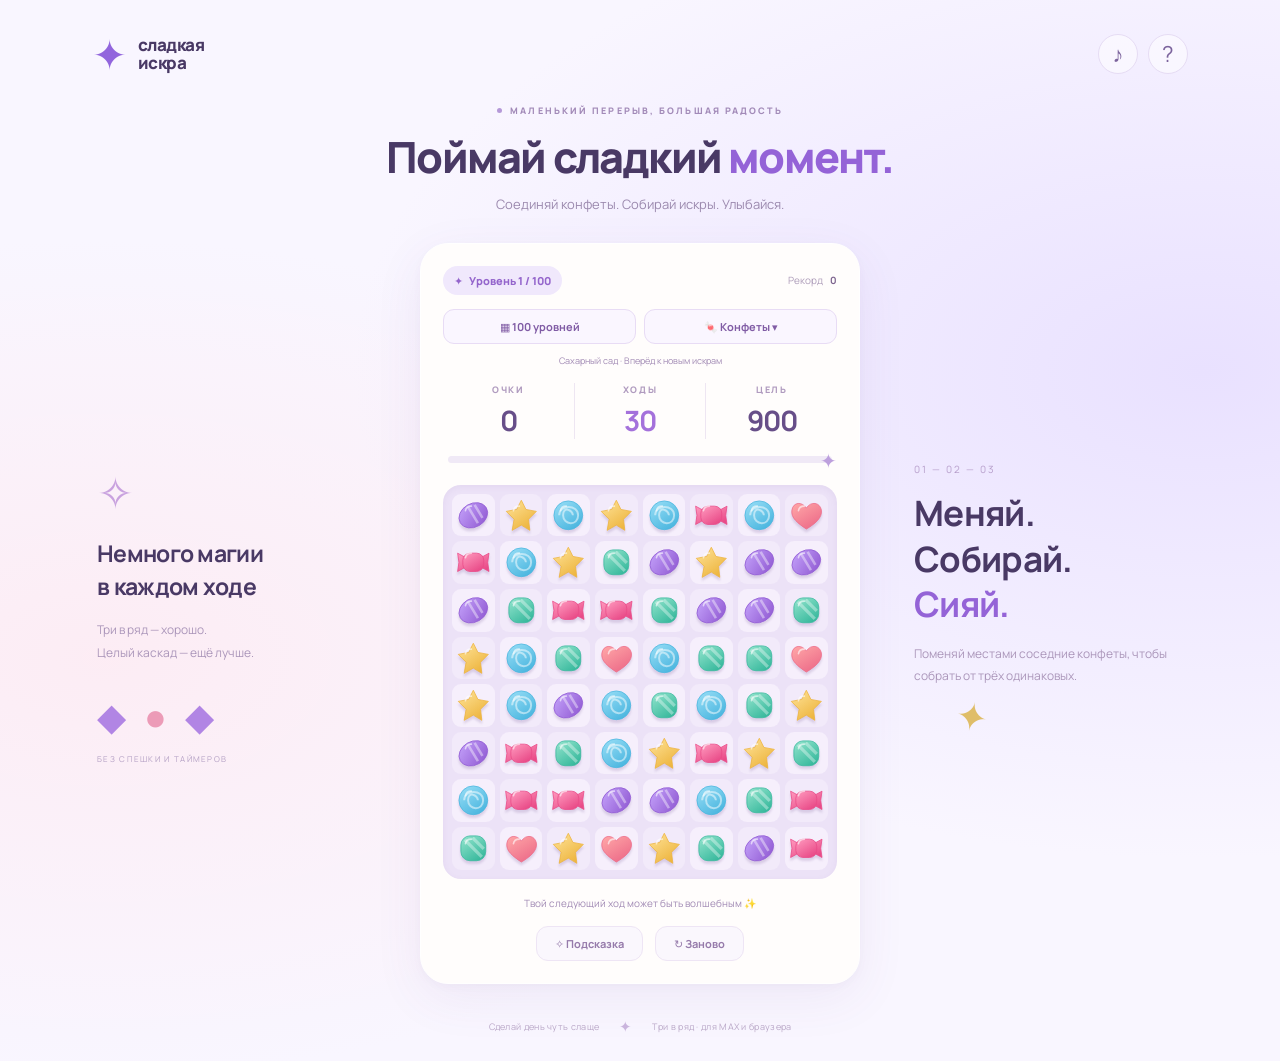
<file: index.html>
<!doctype html>
<html lang="ru"><head><meta charset="utf-8"><meta name="viewport" content="width=device-width,initial-scale=1,viewport-fit=cover"><meta name="theme-color" content="#f7f3ff"><meta name="description" content="Сладкая игра три в ряд: конфеты, каскады и маленькие победы."><title>Сладкая искра · Три в ряд</title><link rel="icon" href="icon.svg" type="image/svg+xml"><link rel="stylesheet" href="style.css?v=mobile-2"><script src="https://st.max.ru/js/max-web-app.js" async></script><script type="module" src="app.mjs?v=mobile-2"></script></head>
<body>
<div class="ambient a" aria-hidden="true">✦</div><div class="ambient b" aria-hidden="true">✧</div><div class="ambient c" aria-hidden="true">✦</div>
<main class="app">
 <header><a class="brand" href="./" aria-label="Сладкая искра, главная"><span class="brand-mark">✦</span><span>сладкая<span class="brand-second">искра</span></span></a><div class="header-actions"><button class="icon-button" id="sound" aria-label="Включить звук" aria-pressed="false">♪</button><button class="icon-button" id="help" aria-label="Как играть">?</button></div></header>
 <section class="intro"><div class="eyebrow"><span></span> МАЛЕНЬКИЙ ПЕРЕРЫВ, БОЛЬШАЯ РАДОСТЬ</div><h1>Поймай сладкий <em>момент.</em></h1><p>Соединяй конфеты. Собирай искры. Улыбайся.</p></section>
 <div class="play-layout"><aside class="side-note"><span class="note-icon">✧</span><h2>Немного магии<br>в каждом ходе</h2><p>Три в ряд — хорошо.<br>Целый каскад — ещё лучше.</p><div class="mini-candies" aria-hidden="true">◆ <span>●</span> ◆</div><div class="tip-label">БЕЗ СПЕШКИ И ТАЙМЕРОВ</div></aside>
 <section class="game" aria-label="Игра три в ряд">
  <div class="game-top"><span class="level-pill">✦ <span id="level">Уровень 1</span></span><span class="best">Рекорд <b id="best">0</b></span></div>
  <div class="collection-tools"><button id="levels" class="collection-button">▦ 100 уровней</button><button id="theme" class="collection-button">🍬 Конфеты ▾</button></div>
  <p id="world-name" class="world-name">Сахарный сад</p>
  <div class="stats"><div><span>ОЧКИ</span><strong id="score">0</strong></div><div class="moves"><span>ХОДЫ</span><strong id="moves">26</strong></div><div><span>ЦЕЛЬ</span><strong id="target">900</strong></div></div>
  <div class="progress" role="progressbar" aria-label="Прогресс уровня" aria-valuemin="0" aria-valuemax="900" aria-valuenow="0"><div id="progress"></div><span>✦</span></div>
  <div class="board-wrap"><div id="board" class="board" role="group" aria-label="Поле 8 на 8"></div><div class="combo" id="combo" aria-hidden="true"></div></div>
  <div class="game-message" id="message" role="status" aria-live="polite">Твой следующий ход может быть волшебным ✨</div>
  <div class="game-controls"><button id="hint" class="soft-button">✧ Подсказка</button><button id="restart" class="soft-button">↻ Заново</button></div>
 </section>
 <aside class="how-note"><div class="step-number">01 — 02 — 03</div><h2>Меняй.<br>Собирай.<br><em>Сияй.</em></h2><p>Поменяй местами соседние конфеты, чтобы собрать от трёх одинаковых.</p><div class="little-star">✦</div></aside></div>
 <footer><span>Сделай день чуть слаще</span><span class="footer-star">✦</span><span>Три в ряд · для MAX и браузера</span></footer>
</main>
<dialog id="picker" class="picker"><div class="picker-heading"><h2 id="picker-title">Чем играем?</h2><button id="picker-close" class="icon-button" aria-label="Закрыть выбор">×</button></div><div id="picker-content"></div></dialog>
<dialog id="modal"><div class="modal-art" id="modal-art">✦</div><h2 id="modal-title"></h2><p id="modal-text"></p><button class="primary-button" id="modal-action">Продолжить</button><button class="text-button" id="modal-cancel">Вернуться в игру</button></dialog>
</body></html>
</file>
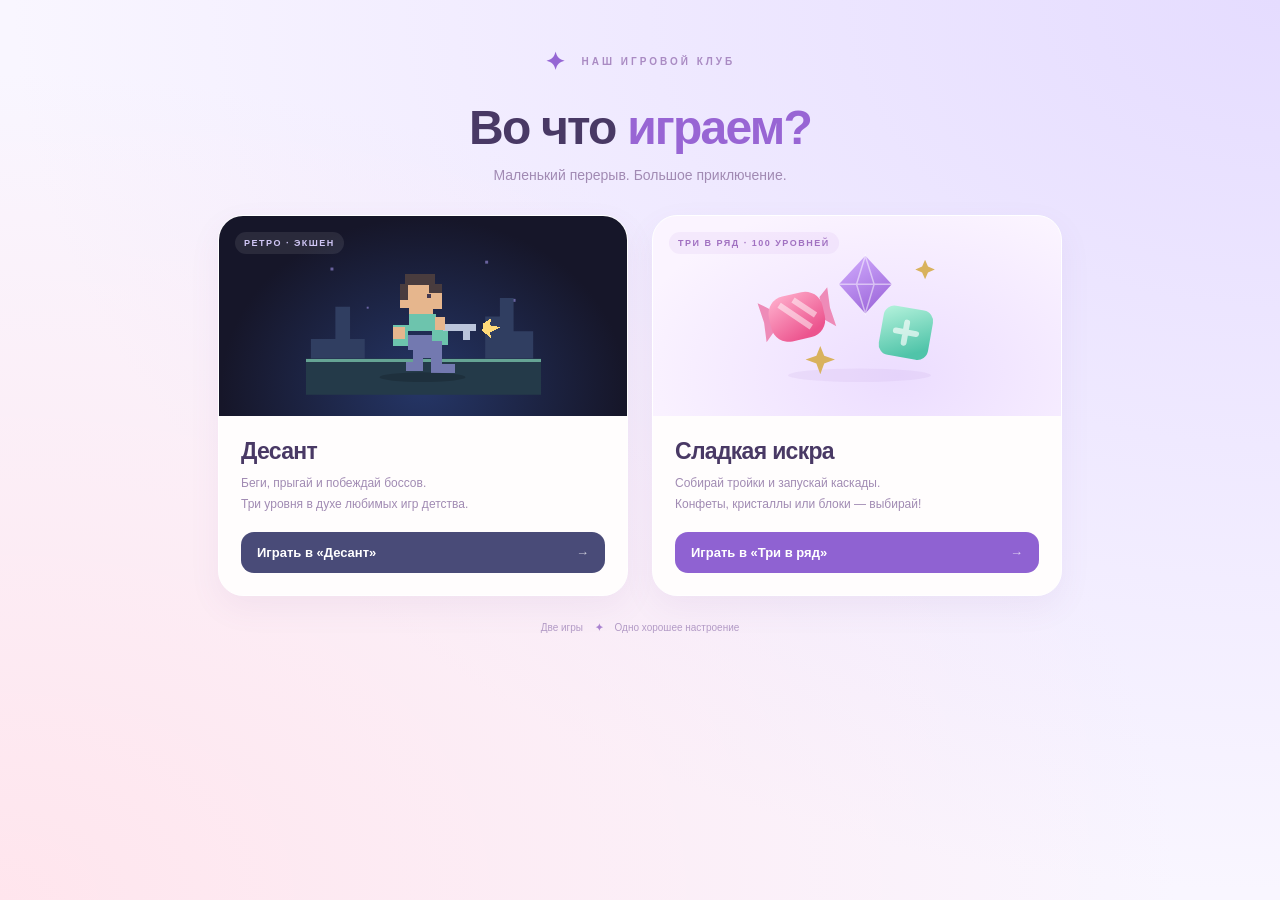
<file: menu.html>
<!doctype html>
<html lang="ru"><head><meta charset="utf-8"><meta name="viewport" content="width=device-width,initial-scale=1,viewport-fit=cover"><meta name="theme-color" content="#f7f3ff"><title>Наши игры · Десант и Сладкая искра</title><link rel="icon" href="icon.svg"><script src="https://st.max.ru/js/max-web-app.js" async></script>
<style>
*{box-sizing:border-box}[hidden]{display:none!important}body{margin:0;font-family:'Segoe UI',Arial,sans-serif;color:#493965;background:radial-gradient(ellipse at 0 100%,#ffe5ed,transparent 65%),radial-gradient(ellipse at 100% 0,#e5dcff,transparent 70%),#f9f6ff;min-height:100svh}button,a{-webkit-tap-highlight-color:transparent}button{font:inherit;cursor:pointer}button:focus-visible,a:focus-visible{outline:3px solid #c68bf5;outline-offset:4px}.lobby{max-width:900px;margin:auto;padding:48px 28px max(26px,env(safe-area-inset-bottom));text-align:center}.club{font-size:10px;font-weight:800;letter-spacing:3px;color:#aa8bc3}.club span{color:#9566d4;font-size:24px;vertical-align:middle;margin-right:8px}h1{font-size:clamp(32px,5vw,48px);letter-spacing:-1.8px;line-height:1.15;margin:24px 0 12px}h1 span{color:#9865d4}.intro{font-size:14px;color:#a18ab3;margin:0 0 32px}.games{display:grid;grid-template-columns:1fr 1fr;gap:24px;text-align:left}.card{overflow:hidden;border:1px solid #fff;background:#fffdfd;border-radius:25px;box-shadow:0 12px 32px #79549c12}.art{height:200px;display:grid;place-items:center;position:relative;overflow:hidden}.art svg{height:165px;width:235px}.desant .art{background:radial-gradient(ellipse at 50% 85%,#253667,#161629 70%)}.sweet .art{background:radial-gradient(ellipse at 60% 80%,#ecddff,#fbf4ff 80%)}.badge{position:absolute;top:16px;left:16px;font-size:9px;letter-spacing:1.5px;font-weight:700;padding:6px 9px;border-radius:20px;background:#ffffff16;color:#d1c7f6}.sweet .badge{background:#a975d916;color:#a171c1}.info{padding:22px}.info h2{font-size:23px;letter-spacing:-.7px;margin:0 0 8px}.info p{color:#a18bb3;font-size:12px;line-height:1.7;margin:0 0 18px}.play{width:100%;display:flex;align-items:center;justify-content:space-between;border:0;border-radius:13px;padding:13px 16px;background:#8f62d2;color:white;font-weight:700;font-size:13px}.desant .play{background:#494b78}.play:hover{filter:brightness(1.07)}.play span{opacity:.7}.footer{font-size:10px;color:#b39bc6;margin-top:26px}.footer b{color:#aa83d0;margin:0 9px}.player[hidden],.lobby[hidden]{display:none}.player{height:100dvh;display:flex;flex-direction:column;background:#f7f3ff}.playerbar{min-height:52px;padding:max(8px,env(safe-area-inset-top)) 12px 8px;display:flex;gap:12px;align-items:center;background:#fffafeeF;border-bottom:1px solid #e9dff3;flex-shrink:0}.back{border:1px solid #e5d8f4;background:#f5edfc;color:#8865a7;font-size:12px;font-weight:700;border-radius:11px;padding:9px 12px}.player-title{font-size:12px;color:#8b72a4;font-weight:700}iframe{width:100%;border:0;flex:1;min-height:0;background:#f7f3ff}.loading{margin-left:auto;color:#aa8cba;font-size:10px}.loading[hidden]{display:none}.fallback{font-size:11px;color:#9676b1;text-align:center;padding:8px 12px;background:#fffafc;display:flex;gap:6px;justify-content:center;flex-wrap:wrap}.fallback a{color:#8a5fc2}noscript p{padding:20px;text-align:center}@media(max-width:600px){.lobby{padding:20px 16px max(20px,env(safe-area-inset-bottom))}.club{font-size:8px;letter-spacing:2px}h1{font-size:34px;margin:16px 0 10px}.intro{font-size:11px;margin-bottom:23px}.games{grid-template-columns:1fr;gap:16px;max-width:420px;margin:auto}.card{border-radius:21px}.art{height:122px}.art svg{height:117px;width:190px}.badge{top:12px;left:12px;font-size:8px}.info{padding:15px 17px}.info h2{font-size:21px;margin-bottom:5px}.info p{font-size:11px;margin-bottom:12px;line-height:1.6}.play{padding:11px 14px;font-size:12px}.footer{font-size:9px;margin-top:20px}.player-title{font-size:11px}.playerbar{gap:9px}.back{font-size:11px;padding:8px 10px}.loading{font-size:9px}}
@media(max-width:600px){.playerbar{min-height:44px;height:44px;padding:0 6px;gap:8px}.playerbar .back{height:44px;padding:0 10px;font-size:11px}.player-title{font-size:11px}}
</style></head><body>
<main class="lobby" id="lobby"><div class="club"><span>✦</span> НАШ ИГРОВОЙ КЛУБ</div><h1>Во что <span>играем?</span></h1><p class="intro">Маленький перерыв. Большое приключение.</p><div class="games">
<article class="card desant"><div class="art"><span class="badge">РЕТРО · ЭКШЕН</span><svg viewBox="0 0 240 160" aria-hidden="true"><g fill="#9f91e4" opacity=".6"><rect x="25" y="30" width="3" height="3"/><rect x="183" y="23" width="3" height="3"/><rect x="211" y="62" width="3" height="3"/><rect x="62" y="70" width="2" height="2"/></g><path d="M0 123h240v37H0Z" fill="#243a49"/><path d="M0 125h240" stroke="#65a494" stroke-width="3"/><g fill="#303e61"><path d="M5 103h25V70H45v33h15v20H5Zm178 20V80h15V61h14v34h20v28Z"/></g><g shape-rendering="crispEdges"><path d="M101 37h31v12h7v23h-9v13h-25V71h-9V49h5Z" fill="#e6b68d"/><path d="M101 37h31v10h7v9h-13V48h-25Zm-5 10h8v16h-8Z" fill="#493c3e"/><path d="M105 77h28v12h12v20h-16V95h-25v15H89V89h16Z" fill="#6dc4ad"/><path d="M104 99h25v20h-10v17h-17v-10h7v-12h-5Zm25 6h10v24h13v9h-24v-16h-9v-9Z" fill="#7379b0"/><path d="M140 88h34v7h-34Zm20 7h7v9h-7Z" fill="#bbc5db"/><path d="m181 87 8-5-1 7 11 2-11 5 1 6-9-7Z" fill="#ffda79"/><path d="M89 91h12v12H89Zm43-10h10v13h-10Z" fill="#e6b68d"/><rect x="124" y="57" width="4" height="4" fill="#433850"/></g><ellipse cx="119" cy="142" rx="44" ry="5" fill="#000" opacity=".17"/></svg></div><div class="info"><h2>Десант</h2><p>Беги, прыгай и побеждай боссов.<br>Три уровня в духе любимых игр детства.</p><button class="play" data-game="desant">Играть в «Десант» <span>→</span></button></div></article>
<article class="card sweet"><div class="art"><span class="badge">ТРИ В РЯД · 100 УРОВНЕЙ</span><svg viewBox="0 0 240 160" aria-hidden="true"><defs><linearGradient id="pink" x2=".5" y2="1"><stop stop-color="#ffb1ce"/><stop offset="1" stop-color="#ec548e"/></linearGradient><linearGradient id="mint" x2=".5" y2="1"><stop stop-color="#b7f3dd"/><stop offset="1" stop-color="#50c4a9"/></linearGradient><linearGradient id="purple" x2=".5" y2="1"><stop stop-color="#d3afff"/><stop offset="1" stop-color="#a06bdc"/></linearGradient></defs><ellipse cx="122" cy="140" rx="73" ry="7" fill="#b89bdb" opacity=".15"/><g transform="translate(22 45) rotate(-13 35 35)"><path d="m10 21-10-8 2 21-2 20 10-9m53-24 10-8-2 21 2 20-10-9" fill="#ee8bb8"/><rect x="8" y="12" width="56" height="47" rx="18" fill="url(#pink)"/><path d="m21 20 27 29m-12-31 19 20" stroke="white" stroke-opacity=".5" stroke-width="6"/></g><g transform="translate(100 14)"><path d="m28 4 27 29-27 30L1 33Z" fill="url(#purple)"/><path d="m28 4-9 29 9 30 9-30Zm-27 29h54" fill="none" stroke="white" opacity=".5" stroke-width="1.5"/></g><g transform="translate(144 71) rotate(10 25 25)"><rect width="51" height="51" rx="11" fill="url(#mint)"/><path d="M15 25h21M25 15v21" stroke="white" opacity=".65" stroke-width="6" stroke-linecap="round"/></g><path d="m82 110 4 10 11 4-11 4-4 11-4-11-11-4 11-4Zm107-88 3 7 7 3-7 3-3 7-3-7-7-3 7-3Z" fill="#d9b25d"/></svg></div><div class="info"><h2>Сладкая искра</h2><p>Собирай тройки и запускай каскады.<br>Конфеты, кристаллы или блоки — выбирай!</p><button class="play" data-game="sweet">Играть в «Три в ряд» <span>→</span></button></div></article>
</div><p class="footer">Две игры <b>✦</b> Одно хорошее настроение</p></main>
<section class="player" id="player" hidden aria-label="Игра"><nav class="playerbar" aria-label="Навигация игры"><button id="back" class="back" title="Возврат завершит текущую попытку">← Все игры</button><span id="player-title" class="player-title"></span><span class="loading" id="loading" role="status">Загружаем…</span></nav><iframe id="game-frame" title="Выбранная игра" allow="autoplay; fullscreen" allowfullscreen></iframe><div id="fallback" class="fallback" hidden>Долгая загрузка? <a id="direct-link" href="./">Открыть игру напрямую</a> · <button id="retry" class="back">Повторить</button></div></section>
<noscript><p>Для запуска игр включи JavaScript в браузере.</p></noscript>
<script>
const games={desant:{title:'Десант',url:'https://xz38666.github.io/kcson-desant/'},sweet:{title:'Сладкая искра',url:'./?v=mobile-2'}};
const lobby=document.getElementById('lobby'),player=document.getElementById('player'),frame=document.getElementById('game-frame'),loading=document.getElementById('loading'),fallback=document.getElementById('fallback');let timer,current=null;
function ready(){try{window.WebApp?.ready?.();}catch{}}
function launch(key,historyEntry=true){const game=games[key];if(!game)return;current=key;clearTimeout(timer);lobby.hidden=true;player.hidden=false;loading.hidden=false;fallback.hidden=true;document.getElementById('player-title').textContent=game.title;document.getElementById('direct-link').href=game.url;frame.title=game.title;frame.src=game.url;if(historyEntry)history.pushState({game:key},'', '#'+key);window.scrollTo(0,0);document.getElementById('back').focus();timer=setTimeout(()=>{fallback.hidden=false;loading.hidden=true;},15000);}
function back(){clearTimeout(timer);current=null;frame.removeAttribute('src');player.hidden=true;lobby.hidden=false;history.replaceState(null,'',location.pathname+location.search);document.querySelector('[data-game]').focus();}
document.querySelectorAll('[data-game]').forEach(b=>b.onclick=()=>launch(b.dataset.game));document.getElementById('back').onclick=back;document.getElementById('retry').onclick=()=>launch(current,false);frame.onload=()=>{clearTimeout(timer);loading.hidden=true;};window.addEventListener('popstate',()=>{const key=location.hash.slice(1);if(games[key])launch(key,false);else back();});ready();document.querySelector('script[src*="max-web-app.js"]').addEventListener('load',ready,{once:true});window.addEventListener('load',ready,{once:true});
</script></body></html>
</file>
<file: style.css>
@import url('https://fonts.googleapis.com/css2?family=Manrope:wght@400;500;600;700;800&display=swap');
:root{font-family:Manrope,'Segoe UI',sans-serif;color:#493965;background:#f7f3ff;font-synthesis:none}*{box-sizing:border-box}body{margin:0;min-height:100svh;background:radial-gradient(ellipse at 8% 62%,#ffe6ed99,transparent 45%),radial-gradient(ellipse at 94% 35%,#e9e1ff,transparent 50%),#f9f6ff}button,a{-webkit-tap-highlight-color:transparent}button{font:inherit;cursor:pointer}button:focus-visible,a:focus-visible{outline:3px solid #a573eb;outline-offset:3px}button:disabled{cursor:default}.app{max-width:1180px;margin:auto;padding:32px 42px 24px}header{display:flex;align-items:center;justify-content:space-between}.brand{display:flex;gap:11px;align-items:center;text-decoration:none;color:#493965;font-size:17px;font-weight:800;line-height:1.05;letter-spacing:-.5px}.brand-second{display:block}.brand-mark{font-size:42px;color:#9265dd}.header-actions{display:flex;gap:10px}.icon-button{width:40px;height:40px;border:1px solid #e6dcf4;border-radius:50%;background:#ffffff8c;color:#7c649d;font-size:22px}.icon-button[aria-pressed=true]{background:#8155da;color:white}.intro{text-align:center;margin:28px 0 30px}.eyebrow{font-size:9px;letter-spacing:2.1px;font-weight:800;color:#a28ab8;display:flex;justify-content:center;align-items:center;gap:8px}.eyebrow span{width:5px;height:5px;border-radius:50%;background:#b599d8}h1{font-size:clamp(26px,3.8vw,43px);letter-spacing:-1.8px;line-height:1.2;margin:14px 0 12px;font-weight:800}em{font-style:normal;color:#9463d7}.intro p{font-size:13px;color:#9b89ae;margin:0}.play-layout{display:grid;grid-template-columns:1fr 440px 1fr;gap:44px;align-items:center}.game{background:#fffdfc;border:1px solid white;padding:22px;border-radius:28px;box-shadow:0 14px 50px #6f459013,0 3px 8px #67458208}.game-top{display:flex;align-items:center;justify-content:space-between;margin-bottom:20px}.level-pill{display:flex;gap:6px;background:#f0e8fc;color:#9465cc;padding:7px 11px;border-radius:20px;font-size:11px;font-weight:800}.best{font-size:10px;color:#ad9cb9}.best b{color:#7c638e;margin-left:5px}.stats{display:flex;align-items:center;justify-content:space-around;text-align:center;margin-bottom:17px}.stats>div{flex:1}.stats span{display:block;font-size:9px;letter-spacing:1.6px;color:#b09bbf;font-weight:800;margin-bottom:5px}.stats strong{font-size:28px;letter-spacing:-1px;color:#674e88}.stats .moves{border-inline:1px solid #eee6f2}.stats .moves strong{color:#a471db}.progress{height:7px;background:#f0e9f6;border-radius:10px;position:relative;margin:0 5px 22px}.progress>div{height:100%;border-radius:10px;background:linear-gradient(90deg,#c5a3f1,#a77bdd);width:0;transition:width .4s}.progress>span{position:absolute;right:-5px;top:-9px;color:#bda0dd;font-size:20px}.board-wrap{position:relative}.board{display:grid;grid-template-columns:repeat(8,minmax(0,1fr));gap:5px;padding:9px;border-radius:18px;background:#ece2f7;box-shadow:inset 0 2px 6px #8055a514;touch-action:none;user-select:none}.cell{position:relative;aspect-ratio:1;border:0;border-radius:9px;background:#f6effc;display:flex;justify-content:center;align-items:center;padding:3px;min-width:0;transition:background .15s,box-shadow .15s}.cell:nth-child(16n+2),.cell:nth-child(16n+4),.cell:nth-child(16n+6),.cell:nth-child(16n+8),.cell:nth-child(16n+9),.cell:nth-child(16n+11),.cell:nth-child(16n+13),.cell:nth-child(16n+15){background:#f2eafa}.cell svg{width:100%;height:100%;filter:drop-shadow(0 3px 1px #67458a30);pointer-events:none}.cell.selected{background:#e0cdf7;box-shadow:inset 0 0 0 2px #a474de}.cell.selected svg{transform:scale(1.12)}.cell.hinted{animation:hint .65s infinite alternate}.cell.popping svg{animation:pop .24s forwards}.cell.falling svg{animation:fall .3s cubic-bezier(.2,.8,.2,1)}.game-message{font-size:10px;text-align:center;color:#a18ab4;min-height:16px;margin:17px 0 14px}.game-controls{display:flex;justify-content:center;gap:12px}.soft-button{border:1px solid #eee5f5;background:#faf7fd;padding:9px 18px;border-radius:12px;font-size:11px;font-weight:700;color:#967bab}.soft-button:hover{background:#efe5fc}.side-note h2,.how-note h2{font-size:23px;line-height:1.45;letter-spacing:-.7px;margin:15px 0}.side-note p,.how-note p{font-size:12px;line-height:1.9;color:#ab96ba}.side-note{padding-left:5px}.note-icon{font-size:44px;color:#c9a2df}.mini-candies{font-size:38px;letter-spacing:5px;color:#b185e4;margin-top:25px}.mini-candies span{color:#ec9bb7}.tip-label{font-size:8px;letter-spacing:1.3px;color:#b5a1c5;margin-top:12px}.how-note{padding-left:10px}.step-number{font-size:10px;letter-spacing:2px;color:#b69dca}.how-note h2{font-size:35px;line-height:1.3}.little-star{font-size:39px;color:#dfbd69;margin:22px 0 0 40px;transform:rotate(12deg)}footer{display:flex;gap:20px;justify-content:center;align-items:center;font-size:9px;letter-spacing:.3px;color:#baa7c7;margin-top:32px}.footer-star{font-size:15px;color:#cab4dd}.ambient{position:fixed;pointer-events:none;color:#d7bfea;opacity:.5;z-index:-1}.ambient.a{top:30%;left:3%;font-size:70px;transform:rotate(10deg)}.ambient.b{right:4%;top:67%;font-size:100px}.ambient.c{top:13%;right:18%;font-size:25px}.combo{position:absolute;top:35%;left:0;right:0;text-align:center;pointer-events:none;font-size:27px;font-weight:800;color:#fff;text-shadow:0 2px 0 #9e61cf,0 0 15px #8357b6;opacity:0}.combo.show{animation:combo .8s forwards}dialog{max-width:min(360px,90vw);border:1px solid white;border-radius:28px;text-align:center;color:#60467e;padding:30px;background:#fffcff;box-shadow:0 20px 100px #3f245d33}dialog::backdrop{background:#49336655;backdrop-filter:blur(7px)}dialog h2{font-size:25px;letter-spacing:-.8px}dialog p{font-size:13px;line-height:1.9;color:#9a81b1;white-space:pre-line}.modal-art{font-size:54px;color:#b889e5}.primary-button{display:block;width:100%;background:#9363d7;color:white;border:0;border-radius:14px;padding:13px;font-weight:800;margin-top:22px}.text-button{border:0;background:none;color:#9e85b4;font-size:11px;margin-top:16px}.text-button[hidden]{display:none}@keyframes pop{to{transform:scale(1.6) rotate(15deg);opacity:0}}@keyframes fall{from{transform:translateY(calc(var(--drop,1)*-35px));opacity:.3}to{transform:translateY(0);opacity:1}}@keyframes hint{to{box-shadow:inset 0 0 0 2px #a877da;background:#e1cff5}}@keyframes combo{15%,65%{opacity:1;transform:translateY(-12px)}100%{opacity:0;transform:translateY(-35px)}}
@media(max-width:1000px){.play-layout{grid-template-columns:1fr 420px 1fr;gap:20px}.app{padding-inline:24px}.side-note h2{font-size:18px}.how-note h2{font-size:28px}}
@media(max-width:780px){.side-note,.how-note{display:none}.play-layout{display:block}.game{max-width:440px;margin:auto}.app{padding:20px 18px}.intro{margin:25px 0 24px}footer{margin-top:24px}}
@media(max-width:440px){.app{padding: max(14px,env(safe-area-inset-top)) 12px max(15px,env(safe-area-inset-bottom))}header{padding:0 5px}.brand{font-size:14px}.brand-mark{font-size:34px}.icon-button{width:35px;height:35px;font-size:19px}.intro{margin:20px 0}.eyebrow{font-size:7px;letter-spacing:1.3px}h1{font-size:27px;letter-spacing:-1px;margin:12px 0 8px}.intro p{font-size:10px}.game{padding:16px 12px;border-radius:23px}.game-top{margin-bottom:15px}.stats strong{font-size:25px}.board{gap:3px;padding:6px;border-radius:14px}.cell{padding:2px;border-radius:7px}.game-message{font-size:9px;margin:14px 0 12px}footer{font-size:8px;gap:10px}}
@media(prefers-reduced-motion:reduce){*,*::before,*::after{animation-duration:.01ms!important;transition-duration:.01ms!important}}
.collection-tools{display:flex;gap:8px;margin-top:-6px}.collection-button{flex:1;border:1px solid #e8dcf5;border-radius:11px;background:#faf6ff;color:#805ca5;font-size:11px;font-weight:700;padding:9px 6px}.collection-button:hover{background:#eee1fd}.world-name{font-size:9px;text-align:center;color:#a18ab4;margin:10px 0 16px}.picker{width:min(520px,calc(100vw - 24px));max-width:520px;max-height:85svh;overflow-y:auto;text-align:left;padding:24px}.picker-heading{display:flex;align-items:center;justify-content:space-between;gap:12px}.picker-heading h2{font-size:21px;margin:0}.picker-heading .icon-button{flex-shrink:0}.picker .picker-subtitle{font-size:12px;line-height:1.7;margin:16px 0}.theme-options{display:grid;gap:12px}.theme-option{border:1px solid #eee4f6;border-radius:18px;padding:14px;background:#fcf9ff;text-align:left;color:#79528f}.theme-option.active{border:2px solid #a773df;background:#f2e8ff;padding:13px}.theme-option strong{display:block;font-size:15px;margin:8px 0}.theme-option>span:last-child{display:block;font-size:11px;color:#a089b2}.theme-preview{display:flex;gap:6px}.theme-preview svg{width:calc((100% - 30px)/6);max-height:48px;filter:drop-shadow(0 3px 2px #79548e25)}.chapter-tabs{display:grid;grid-template-columns:repeat(10,1fr);gap:5px}.chapter-tabs button{border:1px solid #e8ddf3;background:#faf5ff;color:#a086b5;border-radius:10px;min-height:34px;font-size:11px}.chapter-tabs button[aria-pressed=true]{background:#a271d9;color:white;border-color:#a271d9}.chapter-title{font-size:18px;margin:20px 0 14px;color:#8b62ae}.level-grid{display:grid;grid-template-columns:repeat(5,minmax(0,1fr));gap:8px}.level-card{border:1px solid #eaddf5;border-radius:14px;background:#faf6ff;color:#9262be;min-height:93px;display:flex;align-items:center;justify-content:center;flex-direction:column;gap:5px;padding:8px 2px}.level-card strong{font-size:22px}.level-card span{font-size:11px;color:#c6a4df;letter-spacing:1px}.level-card small{font-size:8px;color:#a086b5}.level-card.current{border:2px solid #9d6dd8;background:#f0e2ff}.level-card.complete span{color:#d7aa35}.picker .picker-footnote{font-size:10px;line-height:1.7;margin:16px 0 0}.collection-button:disabled{opacity:.55}@media(max-width:440px){.picker{padding:18px}.picker-heading h2{font-size:18px}.chapter-tabs{grid-template-columns:repeat(5,1fr)}.level-grid{gap:5px}.level-card{min-height:83px;border-radius:10px}.level-card strong{font-size:19px}.level-card small{font-size:7px}.collection-button{font-size:10px;padding:8px 4px}.world-name{font-size:8px;margin:8px 0 13px}}

/* Phone layout: give the board the full available width. */
@media(max-width:780px){
 .app{padding:max(6px,env(safe-area-inset-top)) max(4px,env(safe-area-inset-right)) max(8px,env(safe-area-inset-bottom)) max(4px,env(safe-area-inset-left))}
 header{max-width:640px;margin:0 auto 6px;padding:0 4px;min-height:44px}
 .brand{font-size:13px;gap:7px;letter-spacing:-.3px}.brand-mark{font-size:28px}.brand-second{display:inline;margin-left:4px}
 .header-actions{gap:6px}.icon-button{width:44px;height:44px;font-size:21px}
 .intro,.ambient,footer{display:none}
 .game{width:100%;max-width:640px;padding:4px 0 8px;border:0;border-radius:0;box-shadow:none;background:transparent}
 .game-top{margin:0 6px 7px;min-height:27px}.level-pill{font-size:11px;padding:6px 10px}.best{font-size:11px}
 .collection-tools{margin:0 4px 8px;gap:8px}.collection-button{min-height:44px;padding:8px 6px;font-size:11px;border-radius:12px}
 .world-name{display:none}
 .stats{margin:0 4px 10px}.stats span{font-size:9px;margin-bottom:3px;letter-spacing:1.2px}.stats strong{font-size:26px}
 .progress{height:6px;margin:0 8px 12px}
 .board{gap:2px;padding:3px;border-radius:12px}.cell{padding:1px;border-radius:7px}
 .game-message{min-height:24px;margin:8px 6px;font-size:11px;line-height:1.4}
 .game-controls{padding:0 4px;gap:8px}.soft-button{flex:1;min-height:48px;padding:10px;font-size:13px;border-radius:13px}
}
</file>
